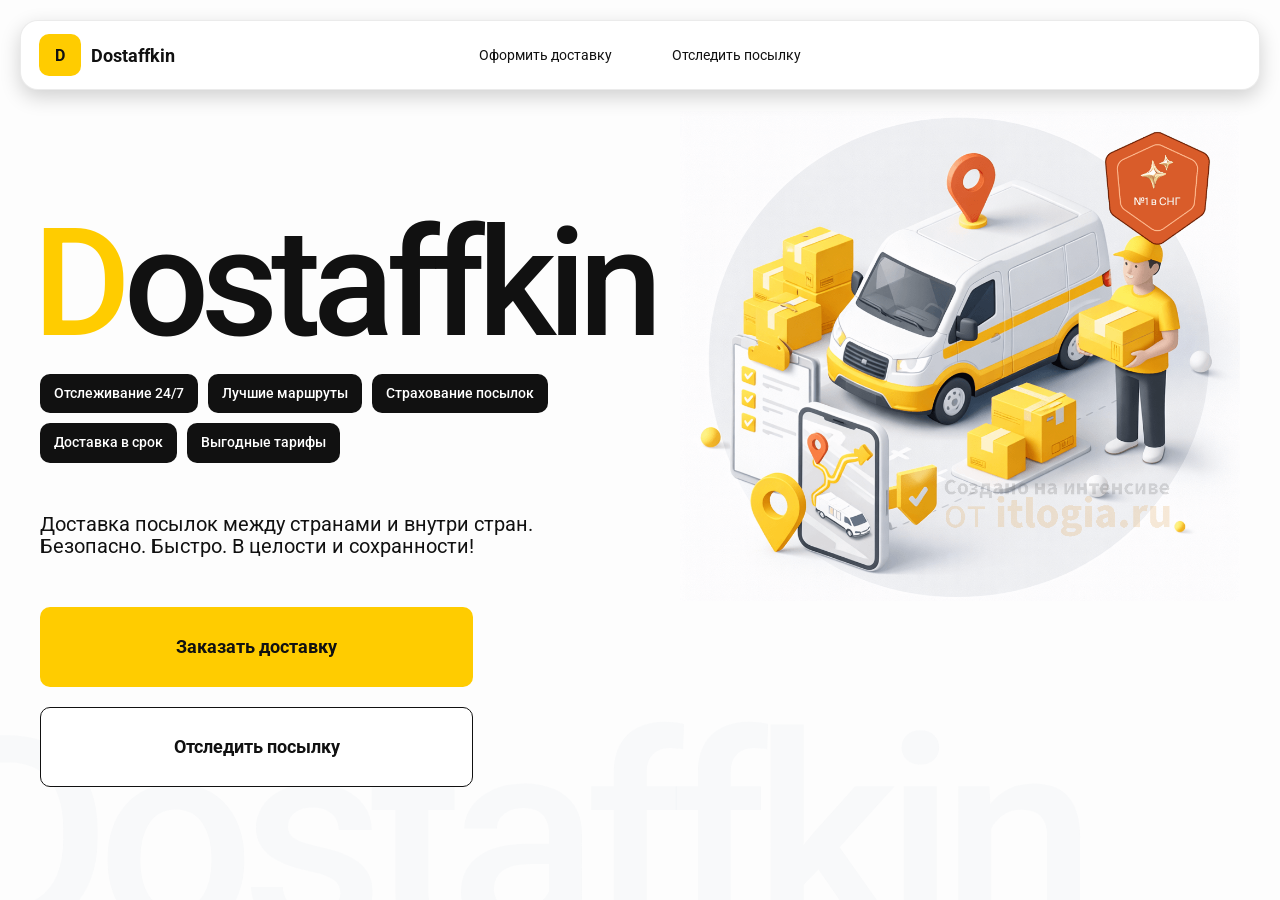
<file: index.html>
<!doctype html>
<html lang="ru">

<head>
    <meta charset="utf-8" />
    <meta name="viewport" content="width=device-width,initial-scale=1,maximum-scale=1,user-scalable=0" />
    <title>Dostaffkin — Доставка посылок между странами и внутри стран. Безопасно. Быстро. В целости и сохранности!
    </title>

    <link href="styles/base.css" rel="stylesheet" />
    <link href="styles/base_adaptive.css" rel="stylesheet" />
    <link href="styles/index.css" rel="stylesheet" />
    <link href="styles/index_adaptive.css" rel="stylesheet" />
</head>

<body>
    <div class="container">
        <header class="header">
            <a class="header-brand" href="#">
                <div class="header-logo">D</div>
                <div class="header-title">Dostaffkin</div>
            </a>
            <nav class="header-menu">
                <a class="header-link" href="./order.html">Оформить <span>доставку</span></a>
                <a class="header-link" href="track.html">Отследить <span>посылку</span></a>
            </nav>
        </header>
        <main class="main">
            <section class="main-info">
                <div class="main-title">
                    <span>D</span>ostaffkin
                </div>
                <div class="main-features">
                    <div class="main-feature">Отслеживание 24/7</div>
                    <div class="main-feature">Лучшие маршруты</div>
                    <div class="main-feature">Страхование посылок</div>
                    <div class="main-feature">Доставка в срок</div>
                    <div class="main-feature">Выгодные тарифы</div>
                </div>
                <div class="main-description">
                    Доставка посылок между странами и внутри стран.
                    Безопасно. Быстро. В целости и сохранности!
                </div>
                <div class="main-actions">
                    <a class="button" type="button" href="./order.html">Заказать доставку</a>
                    <a class="button button-white" type="button" href="./track.html">Отследить посылку</a>
                </div>
            </section>
            <div class="main-title-ghost">Dostaffkin</div>
            <section class="main-image">
                <img src="images/main-image.png" alt="Main image" />
            </section>

        </main>

    </div>
</body>

</html>
</file>
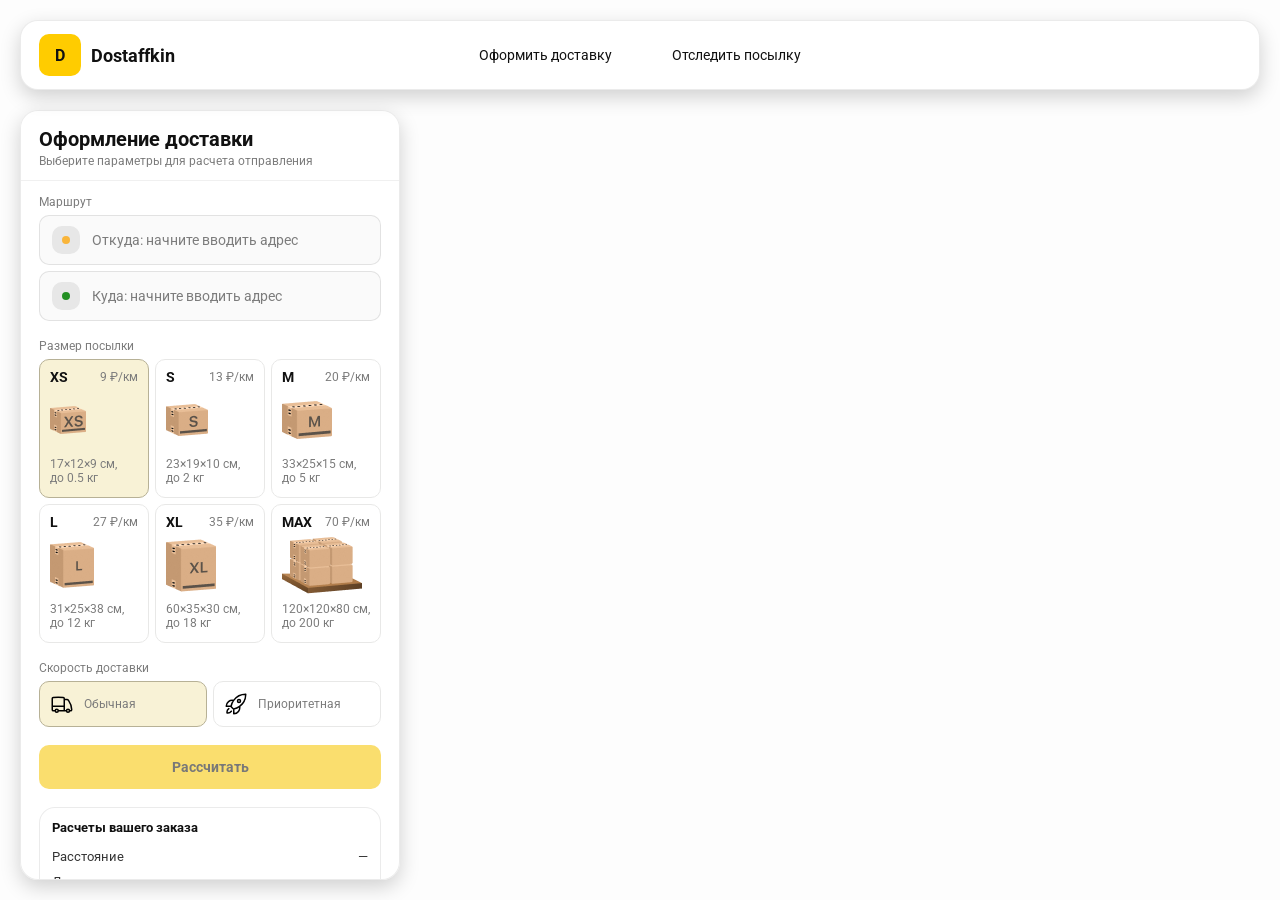
<file: order.html>
<!doctype html>
<html lang="ru">

<head>
    <meta charset="utf-8" />
    <meta name="viewport" content="width=device-width,initial-scale=1,maximum-scale=1,user-scalable=0" />
    <title>Оформление доставки</title>

    <link rel="stylesheet" href="styles/base.css" />
    <link rel="stylesheet" href="styles/base_adaptive.css" />

    <link rel="stylesheet" href="styles/order.css" />
    <link rel="stylesheet" href="styles/order_adaptive.css" />


    <script src="https://testologia.ru/ymc_min.js" data-apikey="b4e271fb-df13-4e16-8337-cf63f8354ce8" data-suggest-apikey="797642f6-3a5a-4322-8b65-9a93d143cec4"></script>
</head>

<body>
    <div id="map"></div>

    <header class="header">
        <a class="header-brand" href="./index.html">
            <div class="header-logo">D</div>
            <div class="header-title">Dostaffkin</div>
        </a>
        <nav class="header-menu">
            <a class="header-link" href="#">Оформить <span>доставку</span></a>
            <a class="header-link" href="./track.html">Отследить <span>посылку</span></a>
        </nav>
    </header>

    <aside class="main" id="sidebar">
        <div class="main-header">
            <div class="main-title">Оформление доставки</div>
            <div class="main-text">Выберите параметры для расчета отправления</div>
        </div>
        <div class="main-content">
            <div class="main-route">
                <div class="main-block-title">Маршрут</div>
                <div class="main-fields">
                    <div class="main-field" id="fromField">
                        <div class="main-pin"></div>
                        <input id="from" placeholder="Откуда: начните вводить адрес" autocomplete="off" />
                        <div class="main-ac" id="fromAc" role="listbox" aria-label="Подсказки адресов"></div>
                    </div>

                    <div class="main-field" id="toField">
                        <div class="main-pin"></div>
                        <input id="to" placeholder="Куда: начните вводить адрес" autocomplete="off" />
                        <div class="main-ac" id="toAc" role="listbox" aria-label="Подсказки адресов"></div>
                    </div>
                </div>
            </div>
            <div class="main-package">
                <div class="main-block-title">Размер посылки</div>

                <div class="main-sizes">
                    <div class="main-size-card is-active" data-value="xs">
                        <div class="main-size-top">
                            <div class="main-size-label">XS</div>
                            <div class="main-size-rate">9 ₽/км</div>
                        </div>
                        <div class="main-size-media">
                            <img src="images/sizes/xs.png" alt="Короб XS" />
                        </div>
                        <div class="main-size-description">17×12×9 см,<br>до 0.5 кг</div>
                    </div>

                    <div class="main-size-card" data-value="s">
                        <div class="main-size-top">
                            <div class="main-size-label">S</div>
                            <div class="main-size-rate">13 ₽/км</div>
                        </div>
                        <div class="main-size-media">
                            <img src="images/sizes/s.png" alt="Короб S" />
                        </div>
                        <div class="main-size-description">23×19×10 см,<br>до 2 кг</div>
                    </div>

                    <div class="main-size-card" data-value="m">
                        <div class="main-size-top">
                            <div class="main-size-label">M</div>
                            <div class="main-size-rate">20 ₽/км</div>
                        </div>
                        <div class="main-size-media">
                            <img src="images/sizes/m.png" alt="Короб M" />
                        </div>
                        <div class="main-size-description">33×25×15 см,<br>до 5 кг</div>
                    </div>

                    <div class="main-size-card" data-value="l">
                        <div class="main-size-top">
                            <div class="main-size-label">L</div>
                            <div class="main-size-rate">27 ₽/км</div>
                        </div>
                        <div class="main-size-media">
                            <img src="images/sizes/l.png" alt="Короб L" />
                        </div>
                        <div class="main-size-description">31×25×38 см,<br>до 12 кг</div>
                    </div>

                    <div class="main-size-card" data-value="xl">
                        <div class="main-size-top">
                            <div class="main-size-label">XL</div>
                            <div class="main-size-rate">35 ₽/км</div>
                        </div>
                        <div class="main-size-media">
                            <img src="images/sizes/xl.png" alt="Короб XL" />
                        </div>
                        <div class="main-size-description">60×35×30 см,<br>до 18 кг</div>
                    </div>

                    <div class="main-size-card" data-value="max">
                        <div class="main-size-top">
                            <div class="main-size-label">MAX</div>
                            <div class="main-size-rate">70 ₽/км</div>
                        </div>
                        <div class="main-size-media main-size-media-palleta">
                            <img src="images/sizes/max.png" alt="Паллета" />
                        </div>
                        <div class="main-size-description">120×120×80 см,<br>до 200 кг</div>
                    </div>
                </div>
            </div>

            <div class="main-speed">
                <div class="main-block-title">Скорость доставки</div>

                <div class="main-speeds">
                    <div class="main-speed-card is-active" data-value="regular">
                        <img class="main-speed-media" src="images/icons/regular.svg" alt="Regular" />
                        <div class="main-speed-description">Обычная</div>
                    </div>
                    <div class="main-speed-card" data-value="fast">
                        <img class="main-speed-media" src="images/icons/fast.svg" alt="Fast" />
                        <div class="main-speed-description">Приоритетная</div>
                    </div>

                </div>
            </div>
            <div class="main-calculate-block">
                <button id="calc" class="button calculate-button" type="button" disabled>Рассчитать</button>
            </div>
            <div class="main-result" id="result">
                <div class="main-result-title">Расчеты вашего заказа</div>
                <div class="main-result-lines">
                    <div class="main-result-line"><span>Расстояние</span><span id="distanceValue">—</span></div>
                    <div class="main-result-line"><span>Доставим через</span><span id="durationValue">—</span></div>
                    <div class="main-result-line"><span>Тариф</span><span id="rateValue">—</span></div>
                </div>
                <div class="main-price">
                    <div class="main-price-label">Итого</div>
                    <div class="main-price-value" id="totalValue">—</div>
                </div>
            </div>
            <div class="main-order-box">
                <div class="main-order-form" id="orderForm">
                    <div class="main-order-title">Оформление доставки</div>
                    <div class="main-block-info-row">
                        <div class="main-block-title">Контакты</div>
                        <div class="order-fields">
                            <div class="main-field">
                                <input id="customerName" placeholder="Ваше имя" autocomplete="off" />
                            </div>
                            <div class="main-field">
                                <input id="customerPhone" placeholder="Ваш телефон" autocomplete="off"
                                    inputmode="tel" />
                            </div>
                        </div>
                    </div>
                    <div class="main-block-info-row extra-info">
                        <div class="main-block-title">Дополнительная информация</div>
                        <div class="main-field textarea">
                            <textarea id="comment" placeholder="Детали доставки и комментарии"></textarea>
                        </div>
                    </div>
                    <button id="submit" class="button main-submit-request" type="button" disabled>Отправить
                        заявку
                    </button>
                </div>

                <div class="main-order-success" id="orderSuccess">
                    <div class="main-success-icon">✓</div>
                    <div class="main-success-title">Заявка отправлена!</div>
                    <div class="main-success-title">Номер отправления – <span id="orderId"></span></div>
                    <div class="main-success-subtitle">Мы скоро свяжемся с вами</div>
                </div>
            </div>
        </div>
    </aside>




    <script src="scripts/order.js"></script>
</body>

</html>
</file>
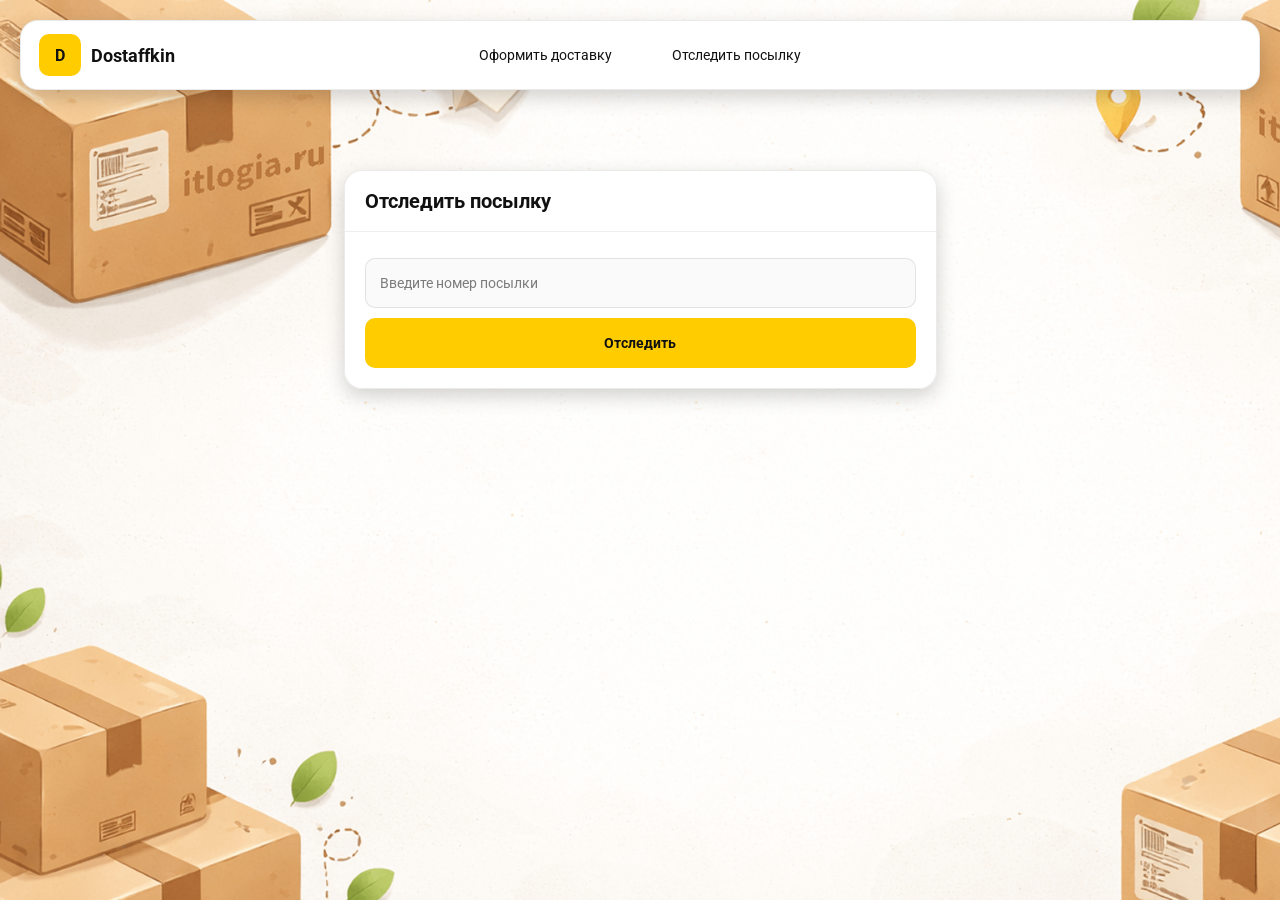
<file: track.html>
<!doctype html>
<html lang="ru">

<head>
    <meta charset="utf-8" />
    <meta name="viewport" content="width=device-width,initial-scale=1,maximum-scale=1,user-scalable=0" />
    <title>Отследить посылку</title>
    <link rel="stylesheet" href="styles/base.css" />
    <link rel="stylesheet" href="styles/base_adaptive.css" />

    <link rel="stylesheet" href="styles/track.css" />
    <link rel="stylesheet" href="styles/track_adaptive.css" />
</head>

<body>

    <div class="container">

        <header class="header">
            <a class="header-brand" href="./index.html">
                <div class="header-logo">D</div>
                <div class="header-title">Dostaffkin</div>
            </a>
            <nav class="header-menu">
                <a class="header-link" href="./order.html">Оформить <span>доставку</span></a>
                <a class="header-link" href="#">Отследить <span>посылку</span></a>
            </nav>
        </header>
        <main class="track-content">
            <section class="track-card track-search">
                <div class="track-title">Отследить посылку</div>
                <div class="track-action">
                    <div class="main-field track-field">
                        <input id="trackNumber" placeholder="Введите номер посылки" autocomplete="off" />
                    </div>
                    <button id="trackButton" class="button track-button" type="button">Отследить</button>
                </div>
            </section>
            <section class="track-card track-result" id="trackResult">
                <div class="track-result-header">
                    <div class="track-id" id="trackIdValue"></div>
                    <div class="track-routes">
                        <div class="track-route">
                            <div class="track-route-pin">
                                <svg xmlns="http://www.w3.org/2000/svg" fill="none" viewBox="0 0 24 24"
                                    stroke-width="1.5" stroke="orange" class="size-6">
                                    <path stroke-linecap="round" stroke-linejoin="round"
                                        d="M15 10.5a3 3 0 1 1-6 0 3 3 0 0 1 6 0Z" />
                                    <path stroke-linecap="round" stroke-linejoin="round"
                                        d="M19.5 10.5c0 7.142-7.5 11.25-7.5 11.25S4.5 17.642 4.5 10.5a7.5 7.5 0 1 1 15 0Z" />
                                </svg>
                            </div>
                            <div class="track-route-address" id="trackFromValue">
                                Откуда: Москва, улица Арбат, 1
                            </div>
                        </div>
                        <div class="track-route track-route-arrow">
                            <svg xmlns="http://www.w3.org/2000/svg" fill="none" viewBox="0 0 24 24" stroke-width="1.5"
                                stroke="currentColor" class="size-6">
                                <path stroke-linecap="round" stroke-linejoin="round"
                                    d="M19.5 13.5 12 21m0 0-7.5-7.5M12 21V3" />
                            </svg>
                        </div>
                        <div class="track-route">
                            <div class="track-route-pin">
                                <svg xmlns="http://www.w3.org/2000/svg" fill="none" viewBox="0 0 24 24"
                                    stroke-width="1.5" stroke="green" class="size-6">
                                    <path stroke-linecap="round" stroke-linejoin="round"
                                        d="M15 10.5a3 3 0 1 1-6 0 3 3 0 0 1 6 0Z" />
                                    <path stroke-linecap="round" stroke-linejoin="round"
                                        d="M19.5 10.5c0 7.142-7.5 11.25-7.5 11.25S4.5 17.642 4.5 10.5a7.5 7.5 0 1 1 15 0Z" />
                                </svg>
                            </div>
                            <div class="track-route-address" id="trackToValue">
                                Куда: Минск, проспект Независимости, 58
                            </div>
                        </div>
                    </div>
                </div>
                <div class="track-info">
                    <div class="track-status-title">Статус данной посылки:</div>
                    <div class="track-status-list" id="trackStatusList">


                        
                    </div>
                </div>
            </section>
        </main>
    </div>

    <script src="scripts/track.js"></script>
</body>

</html>
</file>
<file: styles/base.css>
*, *::before, *::after {
    box-sizing: border-box;
}
@font-face {
    font-family: "Roboto";
    src: url("../fonts/Roboto-Regular.ttf");
    font-weight: normal;
}

@font-face {
    font-family: "Roboto";
    src: url("../fonts/Roboto-Bold.ttf");
    font-weight: bold;
}

@font-face {
    font-family: "Roboto";
    src: url("../fonts/Roboto-Medium.ttf");
    font-weight: 500;
}


html, body {
    margin: 0;
    color: #111111;
    font-family: "Roboto", sans-serif;
}

body {
    background: #FDFDFD;
}

.header {
    border-radius: 18px;
    box-shadow: 0 7px 20px 0 #0000002E;
    backdrop-filter: blur(10px);
    background: #ffffff;
    left: 20px;
    border: 1px solid rgba(0, 0, 0, 0.08);
    position: fixed;
    right: 20px;
    top: 20px;
    padding: 14px 18px;
    height: 70px;
    display: flex;
    align-items: center;
    z-index: 6;
}

.header-brand {
    display: flex;
    align-items: center;
    text-decoration: none;
    gap: 10px;
}

.header-logo {
    width: 42px;
    height: 42px;
    border-radius: 10px;
    background: #FFCC00;
    display: grid;
    place-items: center;
    font-weight: bold;
    color: #111;
}

.header-title {
    font-size: 18px;
    font-weight: bold;
    color: #111111;
    text-decoration: none;
}

.header-menu {
    display: flex;
    align-items: center;
    gap: 60px;
    margin: 0;
    position: absolute;
    left: 50%;
    transform: translateX(-50%);
}

.header-link {
    font-size: 14px;
    color: #111111;
    text-decoration: none;
}

.button {
    border: 0;
    outline: none;
    height: 44px;
    border-radius: 10px;
    font-size: 14px;
    font-weight: bold;
    cursor: pointer;
    font-family: inherit;
    transition: transform .08s ease, opacity .12s ease;
    background: #ffcc00;
    color: #111111;
    text-align: center;
    text-decoration: none;
}

.button:hover {
    background-color: #E5BC19;
}

.button:disabled {
    cursor: not-allowed;
    background-color: #FADE6E;
    color: #787878;
    transform: none;
}

.button.button-white {
    background: #ffffff;
    border: 1px solid #111111;
}

.button.button-white:hover {
    background: rgb(241 241 241);
}

.main-field {
    display: flex;
    align-items: center;
    margin-top: 6px;
    gap: 10px;
    border: 1px solid #1111111A;
    background: #FAFAFA;
    border-radius: 10px;
    padding: 10px 12px;
    position: relative;
    box-sizing: border-box;
    height: 50px;
}

.main-field.textarea {
    height: auto;
}

.main-pin {
    width: 28px;
    height: 28px;
    border-radius: 10px;
    background: rgba(17, 17, 17, 0.08);
    display: grid;
    place-items: center;
    flex: 0 0 auto;
    position: relative;
}

.main-pin::before {
    content: "";
    width: 8px;
    height: 8px;
    border-radius: 999px;
    background: orange;
    opacity: .75;
    display: block;
}

.main-field:last-child .main-pin::before {
    background: green;
    opacity: .85;
}

input, textarea {
    width: 100%;
    border: 0;
    outline: none;
    background: transparent;
    font-size: 14px;
    color: #111111;
    font-family: inherit;
}

textarea {
    resize: vertical;
    min-height: 72px;
    padding: 2px 0;
}

input::placeholder, textarea::placeholder {
    color: #7C7C7C;
}

.main-field:focus-within {
    border-color: rgba(0, 0, 0, 0.20);
    box-shadow: 0 0 0 4px rgba(255, 204, 0, 0.35);
    background: rgba(255, 255, 255, 0.75);
}
</file>
<file: styles/base_adaptive.css>
@media (max-width: 767px) {
    .header {
        left: 10px;
        right: 10px;
        top: 10px;
    }

    .header-link span {
        display: none;
    }

    .header-menu {
        gap: 20px;
        justify-content: flex-start;
        margin: 0 0 0 30px;
        position: static;
        transform: none;
    }
}

@media (max-width: 420px) {
    .header-title {
        display: none;
    }
}

@media (max-width: 374px) {
    .header-menu {
        gap: 10px;
        margin: 0 0 0 10px;
    }
}
</file>
<file: styles/index.css>
.container {
    overflow: hidden;
    min-height: 100vh;
}

.main {
    padding: 111px 40px 40px;
    position: relative;
    display: flex;
}

.main-info {
    max-width: 840px;
    width: 100%;
    position: relative;
}

.main-title {
    margin-top: 98px;
    font-weight: 500;
    font-size: 200px;
    line-height: 1;
    letter-spacing: -0.05em;
    color: #111111;
    left: -15px;
    position: relative;
}

.main-title span {
    color: #ffcc00;
}

.main-features {
    margin-top: 15px;
    display: flex;
    flex-wrap: wrap;
    gap: 10px;
}

.main-feature {
    background: #111111;
    color: #ffffff;
    padding: 12px 14px;
    font-weight: 500;
    font-size: 14px;
    line-height: 1.1;
    border-radius: 10px;
}

.main-description {
    margin-top: 50px;
    max-width: 500px;
    font-size: 20px;
    line-height: 1.1;
    color: #111111;
}

.main-actions {
    margin-top: 50px;
    display: flex;
    flex-direction: column;
    gap: 20px;
}

.main-actions .button {
    height: 80px;
    width: 433px;
    font-size: 18px;
    font-weight: bold;
    place-items: center;
    display: grid;
}

.main-title-ghost {
    position: absolute;
    z-index: -1;
    left: -70px;
    bottom: -150px;
    font-weight: 500;
    font-size: 278px;
    line-height: 1;
    letter-spacing: -0.05em;
    color: #ECEDF04D;
}

.main-image {
    width: 1024px;
    top: 100px;
    z-index: -2;
}

.main-image img {
    width: 100%;
    max-width: 1024px;
    height: auto;
    display: block;
}
</file>
<file: styles/index_adaptive.css>
@media (max-width: 1760px) {
    .main-title {
        font-size: 150px;
        left: -7px;
    }

    .main-info {
        max-width: 640px;
    }
}

@media (max-width: 1200px) {
    .main-info {
        max-width: 540px;
    }

    .main {
        padding: 111px 20px 20px;
    }

    .main-title {
        font-size: 120px;
        left: -4px;
    }

    .main-title-ghost {
        font-size: 220px;
    }
}

@media (max-width: 1024px) {
    .main-title {
        margin-top: 30px;
    }

    .main {
        flex-direction: column-reverse;
    }

    .main-image {
        max-width: 350px;
        position: absolute;
        left: 370px;
        top: 370px;
    }

    .main-info {
        max-width: 100%;
    }

    .main-actions {
        gap: 10px;
    }

    .main-actions .button {
        height: 50px;
        font-size: 14px;
        width: auto;
        max-width: 300px;
    }

    .main-description {
        max-width: 350px;
    }
}

@media (max-width: 570px) {
    .main-title {
        font-size: 88px;
    }

    .main-description {
        max-width: 100%
    }

    .main-actions {
       width: 100%;
    }

    .main-actions .button {
        width: 100%;
        max-width: 100%
    }

    .main-image {
        max-width: 650px;
        position: absolute;
        left: 170px;
        top: 70px;
        opacity: 0.2;
    }
}

@media (max-width: 400px) {
    .main-title {
        font-size: 70px;
    }
}
</file>
<file: styles/order.css>
#map {
    
    position: fixed;
    inset: 0;
}

.main {
    border-radius: 18px;
    box-shadow: 0 7px 20px 0 #0000002E;
    backdrop-filter: blur(10px);
    background: rgba(255, 255, 255, 0.96);
    left: 20px;
    border: 1px solid rgba(0, 0, 0, 0.08);
    position: fixed;
    top: 110px;
    bottom: 20px;
    width: 380px;
    display: flex;
    flex-direction: column;
    overflow: hidden;
    z-index: 5;
}

.main-header {
    padding: 18px 18px 12px 18px;
    border-bottom: 1px solid rgba(0, 0, 0, 0.06);
    display: flex;
    flex-direction: column;
}

.main-title {
    font-size: 20px;
    line-height: 100%;
    font-weight: bold;
}

.main-text {
    font-size: 12px;
    margin-top: 5px;
    color: #7C7C7C;
}

.main-content {
    padding: 14px 18px 18px 18px;
    overflow: auto;
    scrollbar-width: none;
    display: flex;
    flex-direction: column;
    gap: 18px;
    flex: 1;
}

.main-block-title {
    font-size: 12px;
    color: #7C7C7C;
}

.main-route .main-block-title,
.main-package .main-block-title {
    margin-bottom: 6px;
}

.main-sizes {
    display: grid;
    gap: 6px;
    grid-template-columns: repeat(3, 1fr);
}

.main-size-card {
    border: 1px solid #E8E8E7;
    background: #FFFFFF;
    border-radius: 10px;
    padding: 10px;
    cursor: pointer;
    user-select: none;
    transition: transform .08s ease, border-color .12s ease, background .12s ease;
    min-height: 139px;
}

.main-size-card:hover {
    transform: translateY(-1px);
}

.main-size-card.is-active {
    background-color: #F8F2D6;
    border-color: #B7B196;
}

.main-size-top {
    display: flex;
    align-items: center;
    justify-content: space-between;
}

.main-size-label {
    font-weight: bold;
    font-size: 14px;
    color: #111111;
    line-height: 100%;
}

.main-size-rate {
    font-size: 12px;
    color: #7C7C7C;
    line-height: 100%;
}

.main-size-media {
    margin-top: 8px;
    height: 57px;
}

.main-size-description {
    margin-top: 8px;
    font-size: 12px;
    color: #7C7C7C;
    line-height: 1.2;
}

.calculate-button {
    width: 100%;
}

.main-result {
    border: 1px solid rgba(0, 0, 0, 0.08);
    background: rgba(255, 255, 255, 0.75);
    border-radius: 16px;
    padding: 12px;
    line-height: 1.25;
}

.main-result-title {
    font-weight: bold;
    font-size: 13px;
    color: #111111;
    margin-bottom: 13px;
}

.main-result-lines {
    gap: 8px;
    display: flex;
    flex-direction: column;
}

.main-result-line {
    font-size: 13px;
    color: rgba(17, 17, 17, 0.85);
    display: flex;
    justify-content: space-between;
}

.main-price {
    margin-top: 18px;
    padding-top: 10px;
    border-top: 1px dashed rgba(0, 0, 0, 0.12);
    display: flex;
    align-items: baseline;
    justify-content: space-between;
}

.main-price-label {
    font-size: 12px;
    color: rgba(17, 17, 17, 0.55);
}

.main-price-value {
    font-size: 20px;
    font-weight: bold;
    color: #111111;
    letter-spacing: -0.3px;
}

.main-order-box {
    background: #ffffff;
    border: 1px solid #E8E8E7;
    border-radius: 10px;
    padding: 12px;
}

.main-order-title {
    margin-bottom: 8px;
    font-weight: bold;
    font-size: 14px;
    color: #111111;
}

.main-block-info {
    display: flex;
    flex-direction: column;
    gap: 6px;
}

.order-fields {
    display: grid;
    grid-template-columns: 1fr 1fr;
    column-gap: 10px;
    margin-top: 6px;
}

.main-block-info-row.extra-info {
    display: block;
    margin-top: 13px;
}

.main-submit-request {
    width: 100%;
    margin-top: 6px;
}

.main-order-success {
    display: none;
    text-align: center;
    padding: 22px 12px;
    gap: 12px;
}

.main-order-success.is-visible {
    display: flex;
    flex-direction: column;
    align-items: center;
}

.main-success-icon {
    width: 56px;
    height: 56px;
    border-radius: 50%;
    background: #16a34a;
    color: #ffffff;
    display: grid;
    place-items: center;
    font-size: 30px;
}

.main-success-title {
    font-size: 14px;
    font-weight: bold;
    color: #111111;
}

.main-success-subtitle {
    font-size: 12px;
    color: rgba(17, 17, 17, 0.55);
    line-height: 1.3;
}

.main-speed .main-block-title {
    margin-bottom: 6px;
}

.main-speeds {
    display: grid;
    gap: 6px;
    grid-template-columns: repeat(2, 1fr);
}

.main-speed-card {
    border: 1px solid #E8E8E7;
    background: #FFFFFF;
    border-radius: 10px;
    padding: 10px;
    cursor: pointer;
    user-select: none;
    transition: transform .08s ease, border-color .12s ease, background .12s ease;
    display: flex;
    align-items: center;
    gap: 10px;
}

.main-speed-card:hover {
    transform: translateY(-1px);
}

.main-speed-card.is-active {
    background-color: #F8F2D6;
    border-color: #B7B196;
}

.main-speed-description {
    font-size: 12px;
    color: #7C7C7C;
    line-height: 1.2;
}
</file>
<file: styles/order_adaptive.css>
@media (max-width: 767px) {
    .main {
        left: 10px;
        right: 10px;
        top: 50%;
        bottom: 12px;
        width: auto;
        max-width: none;
    }
}

@media (max-width: 420px) {
    .main-sizes {
        grid-template-columns: repeat(2, 1fr);
    }
}
</file>
<file: styles/track.css>
.container {
    background: #F4F4F4 url("../images/track-bg.png");
    background-size: cover;
    min-height: 100vh;
    padding: 170px 0 50px 0;
}

.track-content {
    width: 593px;
    margin: 0 auto;
}

.track-card {
    width: 100%;
    border-radius: 18px;
    box-shadow: 0 7px 20px 0 #0000002E;
    backdrop-filter: blur(10px);
    background: rgba(255, 255, 255, 0.96);
    border: 1px solid rgba(0, 0, 0, 0.08);
}

.track-title {
    font-size: 20px;
    line-height: 100%;
    font-weight: bold;
    border-bottom: 1px solid #EEEEEE;
    padding: 20px;
}

.track-action {
    padding: 20px;
}

.track-button {
    width: 100%;
    height: 50px;
}

.track-field {
    margin-bottom: 10px;
}

.track-result {
    margin-top: 5px;
    display: none;
}

.track-result.is-visible {
    display: block;
}

.track-result-header {
    font-weight: bold;
    font-size: 14px;
    color: #111111;
    padding: 20px;
    border-bottom: 1px solid #EEEEEE;
}

.track-id {
    margin-bottom: 12px;
    font-size: 20px;
}

.track-routes {
    display: flex;
    flex-direction: column;
    gap: 10px;
    font-weight: normal;
}

.track-route {
    display: flex;
    align-items: center;
    gap: 10px;
}

.track-route-pin {
    width: 24px;
    height: 24px;
    flex-shrink: 0;
}

.track-route-arrow {
    padding: 15px 0;
    width: 24px;
    height: 24px;
}

.track-info {
    padding: 20px;
}

.track-status {
    display: flex;
    align-items: center;
    font-size: 12px;
    gap: 10px;
}

.track-status-title {
    font-size: 14px;
    color: #111111;
    margin-bottom: 20px;
}

.track-status-list {
    display: flex;
    flex-direction: column;
    gap: 15px;
}

.track-status-icon {
    width: 40px;
    height: 40px;
    border-radius: 50%;
    background: rgba(17, 17, 17, 0.08);
    display: grid;
    place-items: center;
    flex: 0 0 auto;
}

.track-status.created .track-status-icon {
    background-color: #F1CB00;
}

.track-status.in-way .track-status-icon {
    background-color: #F08A11;
}

.track-status.ready .track-status-icon {
    background-color: #A35D0A;
}

.track-status.done .track-status-icon {
    background-color: #37C93B;
}

.track-status-text {
    display: flex;
    align-items: center;
    justify-content: space-between;
    color: #111111;
    font-size: 12px;
    flex: 1;
}

.track-status-date {
    color: rgba(17, 17, 17, 0.55);
}
</file>
<file: styles/track_adaptive.css>
@media (max-width: 767px) {
    .container {
        padding: 130px 0 50px 0;
    }

    .track-content {
        width: 100%;
        padding-left: 10px;
        padding-right: 10px;
    }

    .track-result-header {
        padding: 20px;
    }
}
</file>
